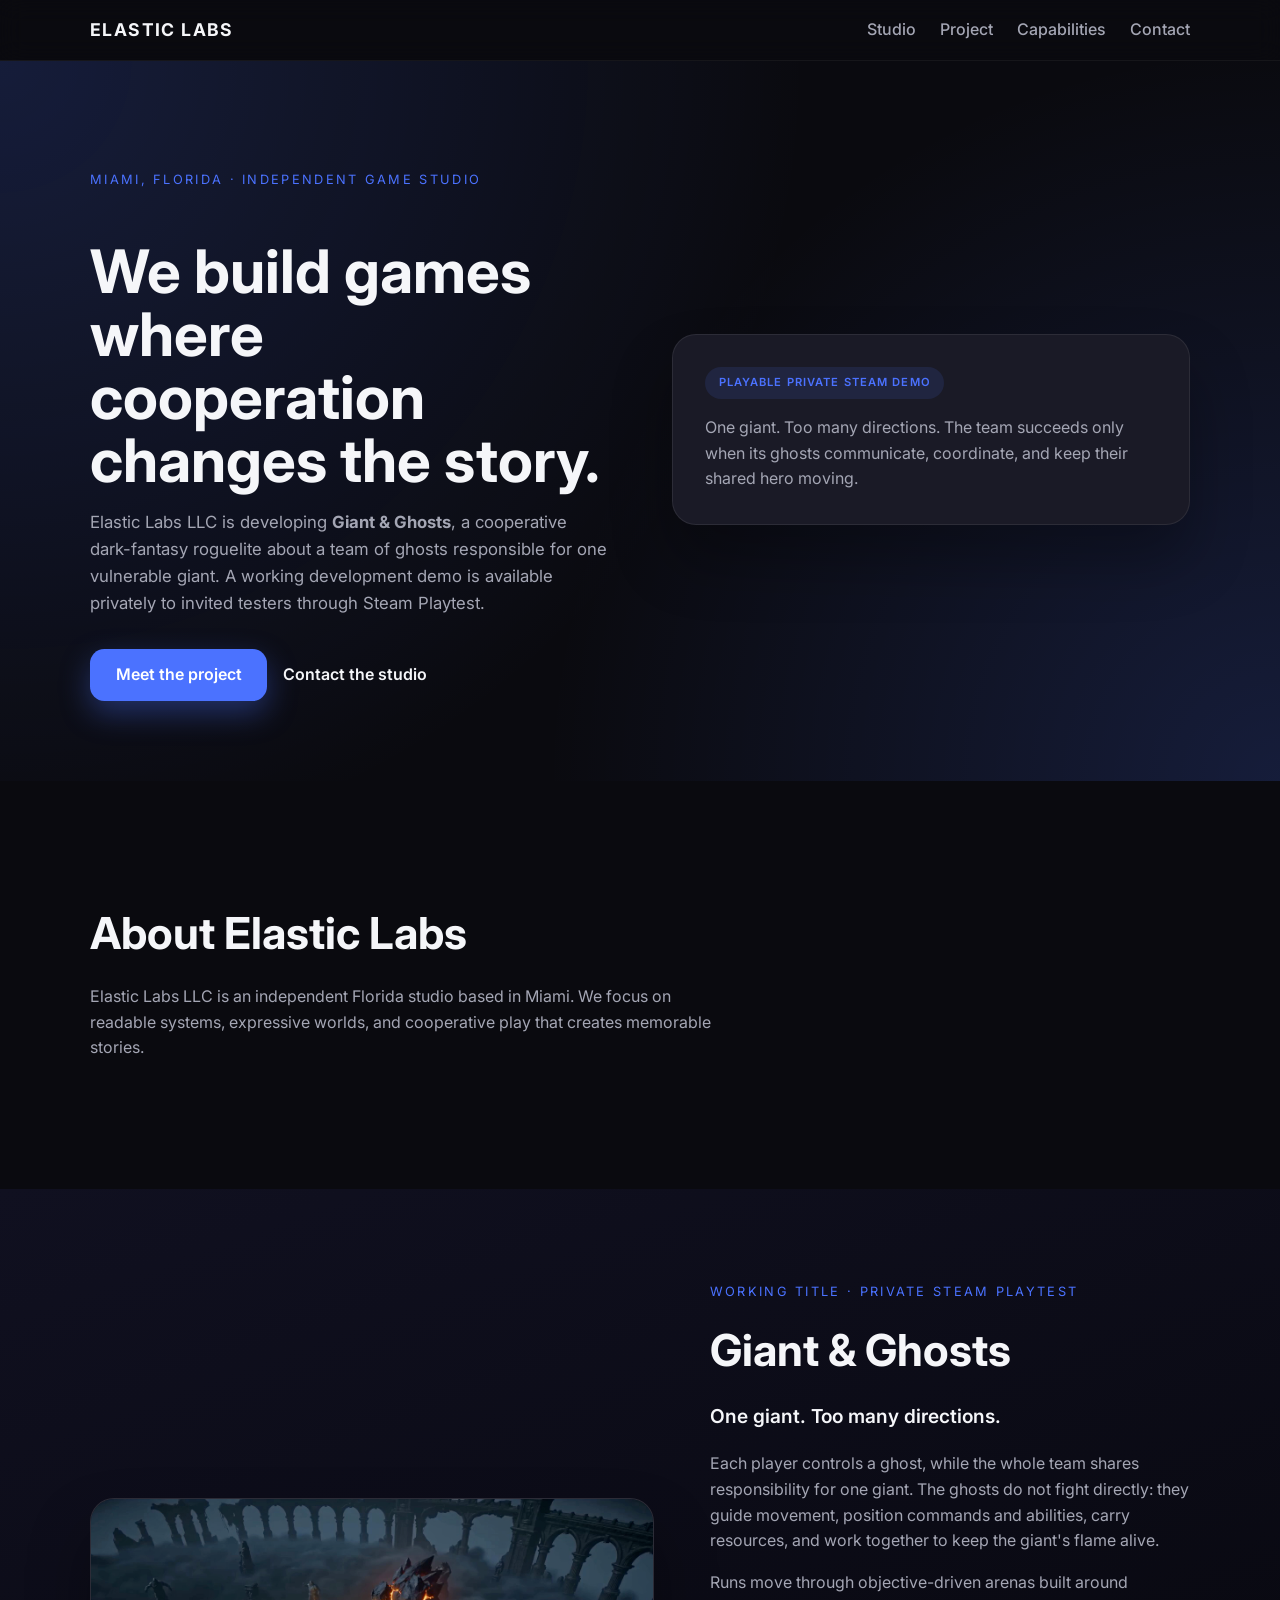
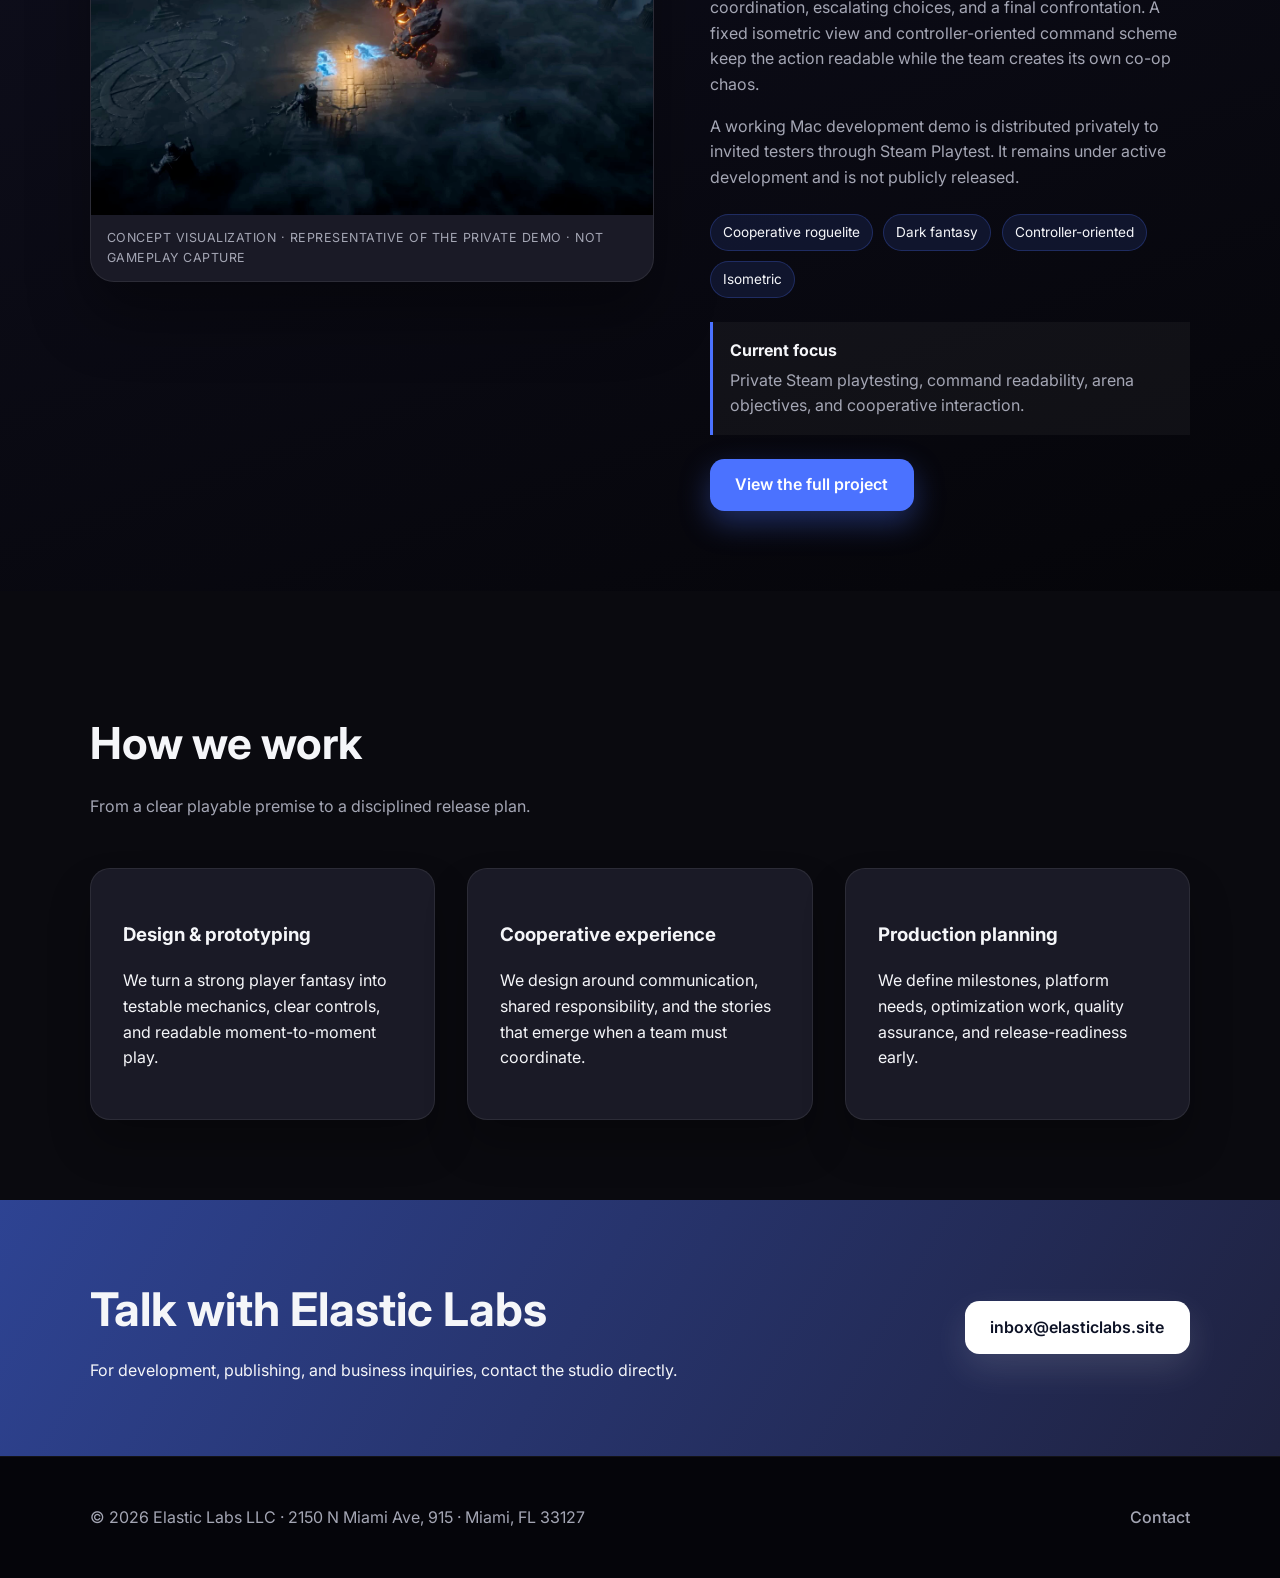
<file: index.html>
<!DOCTYPE html>
<html lang="en">
<head>
  <meta charset="UTF-8" />
  <meta name="viewport" content="width=device-width, initial-scale=1.0" />
  <title>Elastic Labs | Independent Game Studio</title>
  <meta name="description" content="Elastic Labs is a Florida-based independent game studio developing Giant &amp; Ghosts, a cooperative dark-fantasy roguelite with a working private Steam Playtest demo." />
  <link rel="preconnect" href="https://fonts.googleapis.com" />
  <link rel="preconnect" href="https://fonts.gstatic.com" crossorigin />
  <link href="https://fonts.googleapis.com/css2?family=Inter:wght@400;500;600;700&amp;display=swap" rel="stylesheet" />
  <link rel="stylesheet" href="styles.css" />
</head>
<body>
  <header class="site-header">
    <div class="container">
      <a class="logo" href="#top">Elastic Labs</a>
      <nav class="nav" aria-label="Main navigation">
        <button class="nav__toggle" type="button" aria-expanded="false" aria-controls="nav-menu">
          <span class="sr-only">Toggle navigation</span>
          <span class="nav__line"></span>
          <span class="nav__line"></span>
          <span class="nav__line"></span>
        </button>
        <ul class="nav__menu" id="nav-menu">
          <li><a href="#studio">Studio</a></li>
          <li><a href="/games/giant-and-ghosts/">Project</a></li>
          <li><a href="#capabilities">Capabilities</a></li>
          <li><a href="#contact">Contact</a></li>
        </ul>
      </nav>
    </div>
  </header>

  <main id="top">
    <section class="hero">
      <div class="container hero__content">
        <div class="hero__text">
          <p class="eyebrow">Miami, Florida · Independent game studio</p>
          <h1>We build games where cooperation changes the story.</h1>
          <p class="lead">
            Elastic Labs LLC is developing <strong>Giant &amp; Ghosts</strong>, a cooperative
            dark-fantasy roguelite about a team of ghosts responsible for one vulnerable giant.
            A working development demo is available privately to invited testers through Steam Playtest.
          </p>
          <div class="hero__actions">
            <a class="button" href="/games/giant-and-ghosts/">Meet the project</a>
            <a class="link" href="#contact">Contact the studio</a>
          </div>
        </div>
        <div class="hero__card" role="presentation">
          <div class="hero__badge">Playable private Steam demo</div>
          <p class="hero__quote">
            One giant. Too many directions. The team succeeds only when its ghosts communicate,
            coordinate, and keep their shared hero moving.
          </p>
        </div>
      </div>
    </section>

    <section class="section" id="studio">
      <div class="container">
        <h2>About Elastic Labs</h2>
        <p class="section__lead">
          Elastic Labs LLC is an independent Florida studio based in Miami. We focus on
          readable systems, expressive worlds, and cooperative play that creates memorable stories.
        </p>
      </div>
    </section>

    <section class="section section--dark" id="project">
      <div class="container project">
        <figure class="project__media">
          <img src="assets/giant-and-ghosts-concept.jpg" alt="Concept visualization of a stone giant and blue ghosts gathering around a lantern in a ruined arena" />
          <figcaption>Concept visualization · Representative of the private demo · Not gameplay capture</figcaption>
        </figure>
        <div class="project__copy">
          <p class="eyebrow">Working title · Private Steam Playtest</p>
          <h2>Giant &amp; Ghosts</h2>
          <p class="project__tagline">One giant. Too many directions.</p>
          <p>
            Each player controls a ghost, while the whole team shares responsibility for one giant.
            The ghosts do not fight directly: they guide movement, position commands and abilities,
            carry resources, and work together to keep the giant's flame alive.
          </p>
          <p>
            Runs move through objective-driven arenas built around coordination, escalating choices,
            and a final confrontation. A fixed isometric view and controller-oriented command scheme
            keep the action readable while the team creates its own co-op chaos.
          </p>
          <p>
            A working Mac development demo is distributed privately to invited testers through Steam
            Playtest. It remains under active development and is not publicly released.
          </p>
          <ul class="project__tags" role="list" aria-label="Project attributes">
            <li>Cooperative roguelite</li>
            <li>Dark fantasy</li>
            <li>Controller-oriented</li>
            <li>Isometric</li>
          </ul>
          <div class="project__status">
            <strong>Current focus</strong>
            <span>Private Steam playtesting, command readability, arena objectives, and cooperative interaction.</span>
          </div>
          <div class="project__actions">
            <a class="button" href="/games/giant-and-ghosts/">View the full project</a>
          </div>
        </div>
      </div>
    </section>

    <section class="section" id="capabilities">
      <div class="container">
        <h2>How we work</h2>
        <p class="section__lead">From a clear playable premise to a disciplined release plan.</p>
        <div class="grid">
          <article class="card">
            <h3>Design &amp; prototyping</h3>
            <p>We turn a strong player fantasy into testable mechanics, clear controls, and readable moment-to-moment play.</p>
          </article>
          <article class="card">
            <h3>Cooperative experience</h3>
            <p>We design around communication, shared responsibility, and the stories that emerge when a team must coordinate.</p>
          </article>
          <article class="card">
            <h3>Production planning</h3>
            <p>We define milestones, platform needs, optimization work, quality assurance, and release-readiness early.</p>
          </article>
        </div>
      </div>
    </section>

    <section class="cta" id="contact">
      <div class="container cta__content">
        <div>
          <h2>Talk with Elastic Labs</h2>
          <p>For development, publishing, and business inquiries, contact the studio directly.</p>
        </div>
        <div class="cta__actions">
          <a class="button button--light" href="mailto:inbox@elasticlabs.site">inbox@elasticlabs.site</a>
        </div>
      </div>
    </section>
  </main>

  <footer class="site-footer">
    <div class="container footer__content">
      <p>&copy; <span id="year"></span> Elastic Labs LLC · 2150 N Miami Ave, 915 · Miami, FL 33127</p>
      <div class="footer__links">
        <a href="mailto:inbox@elasticlabs.site">Contact</a>
      </div>
    </div>
  </footer>

  <script src="script.js"></script>
</body>
</html>
</file>
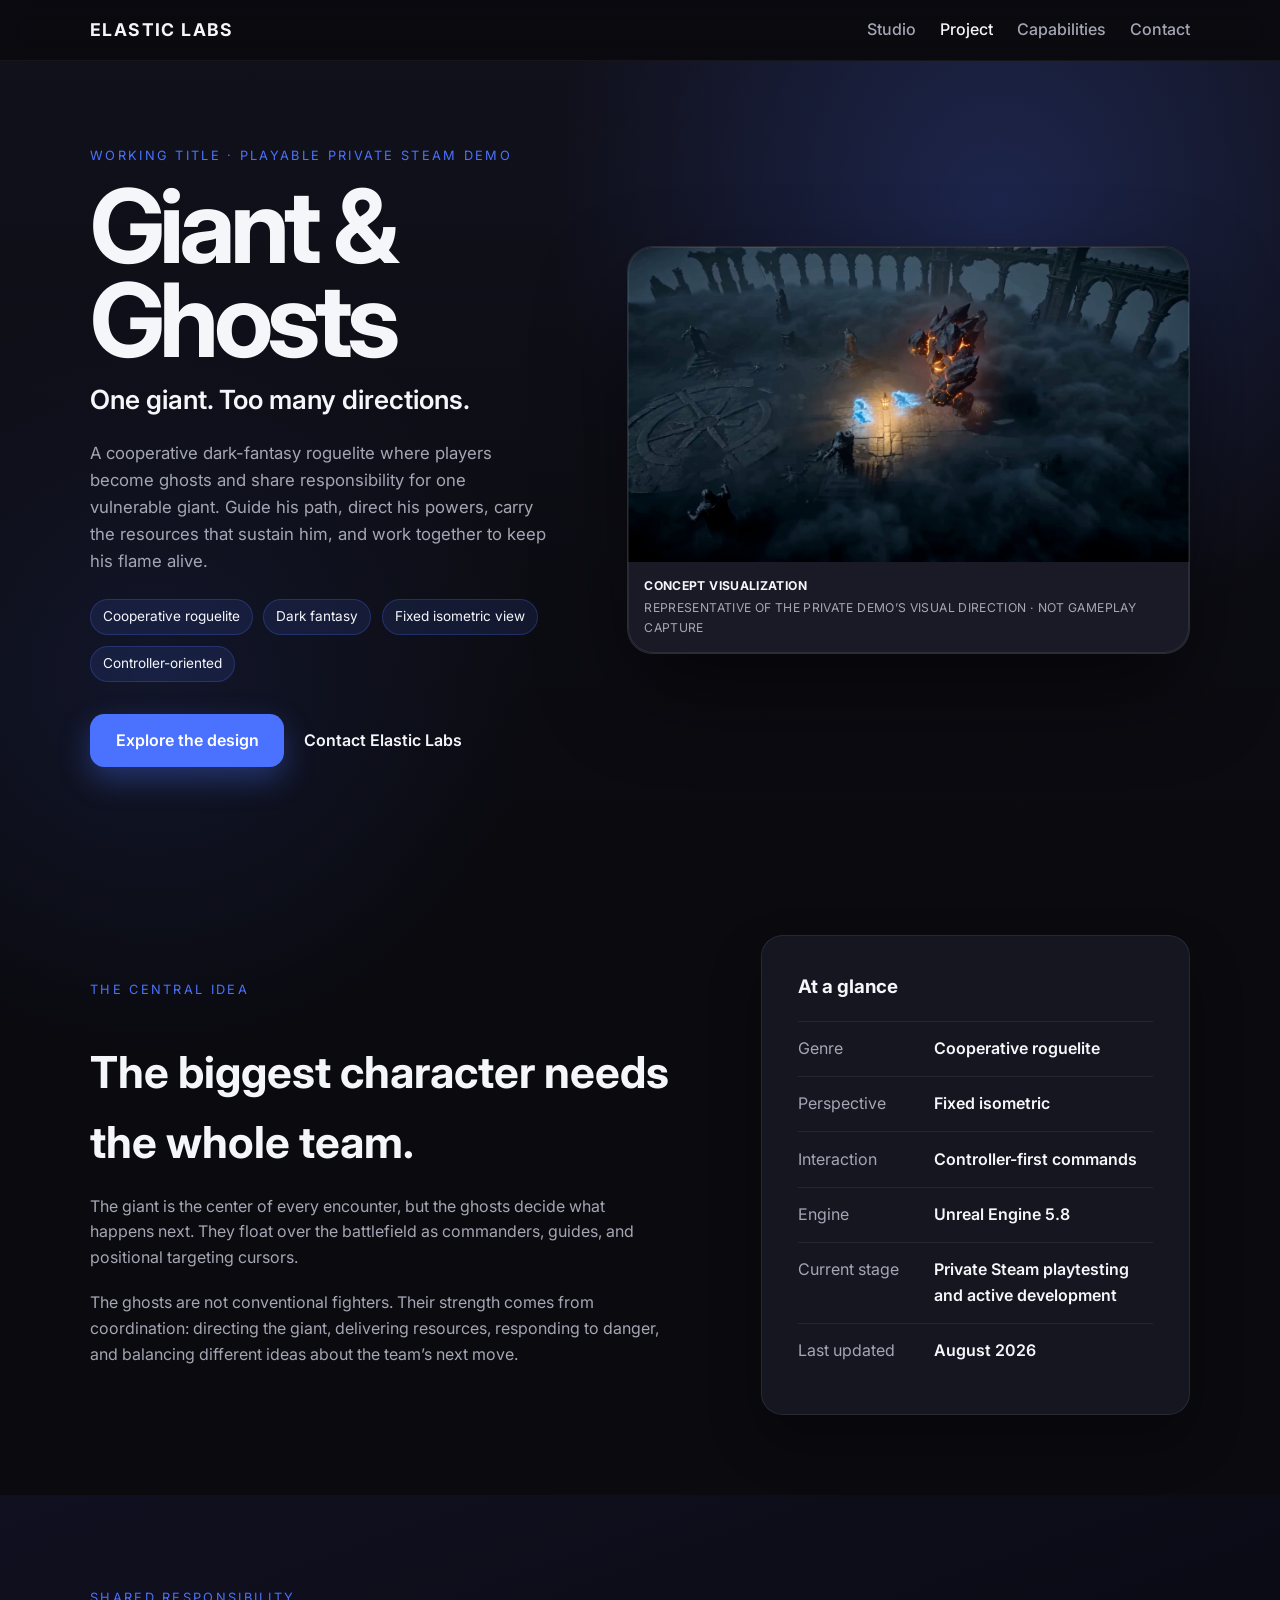
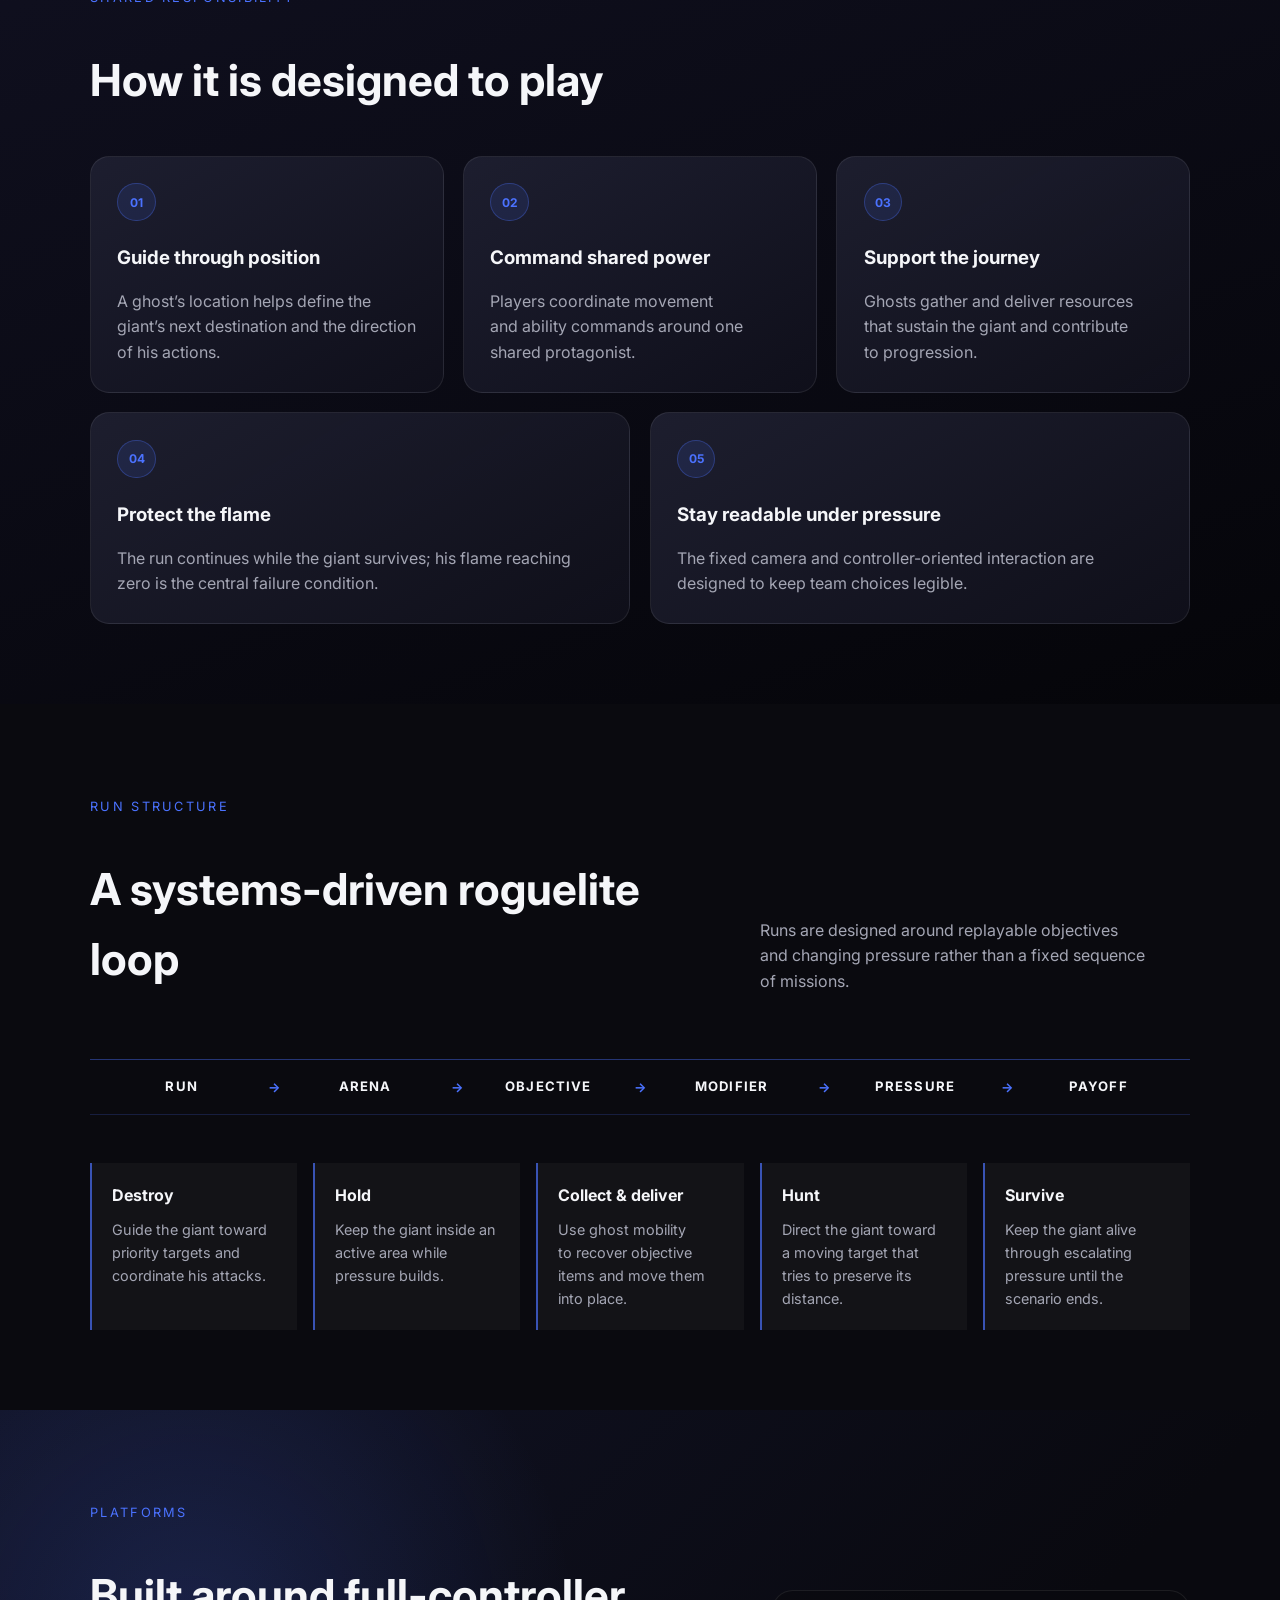
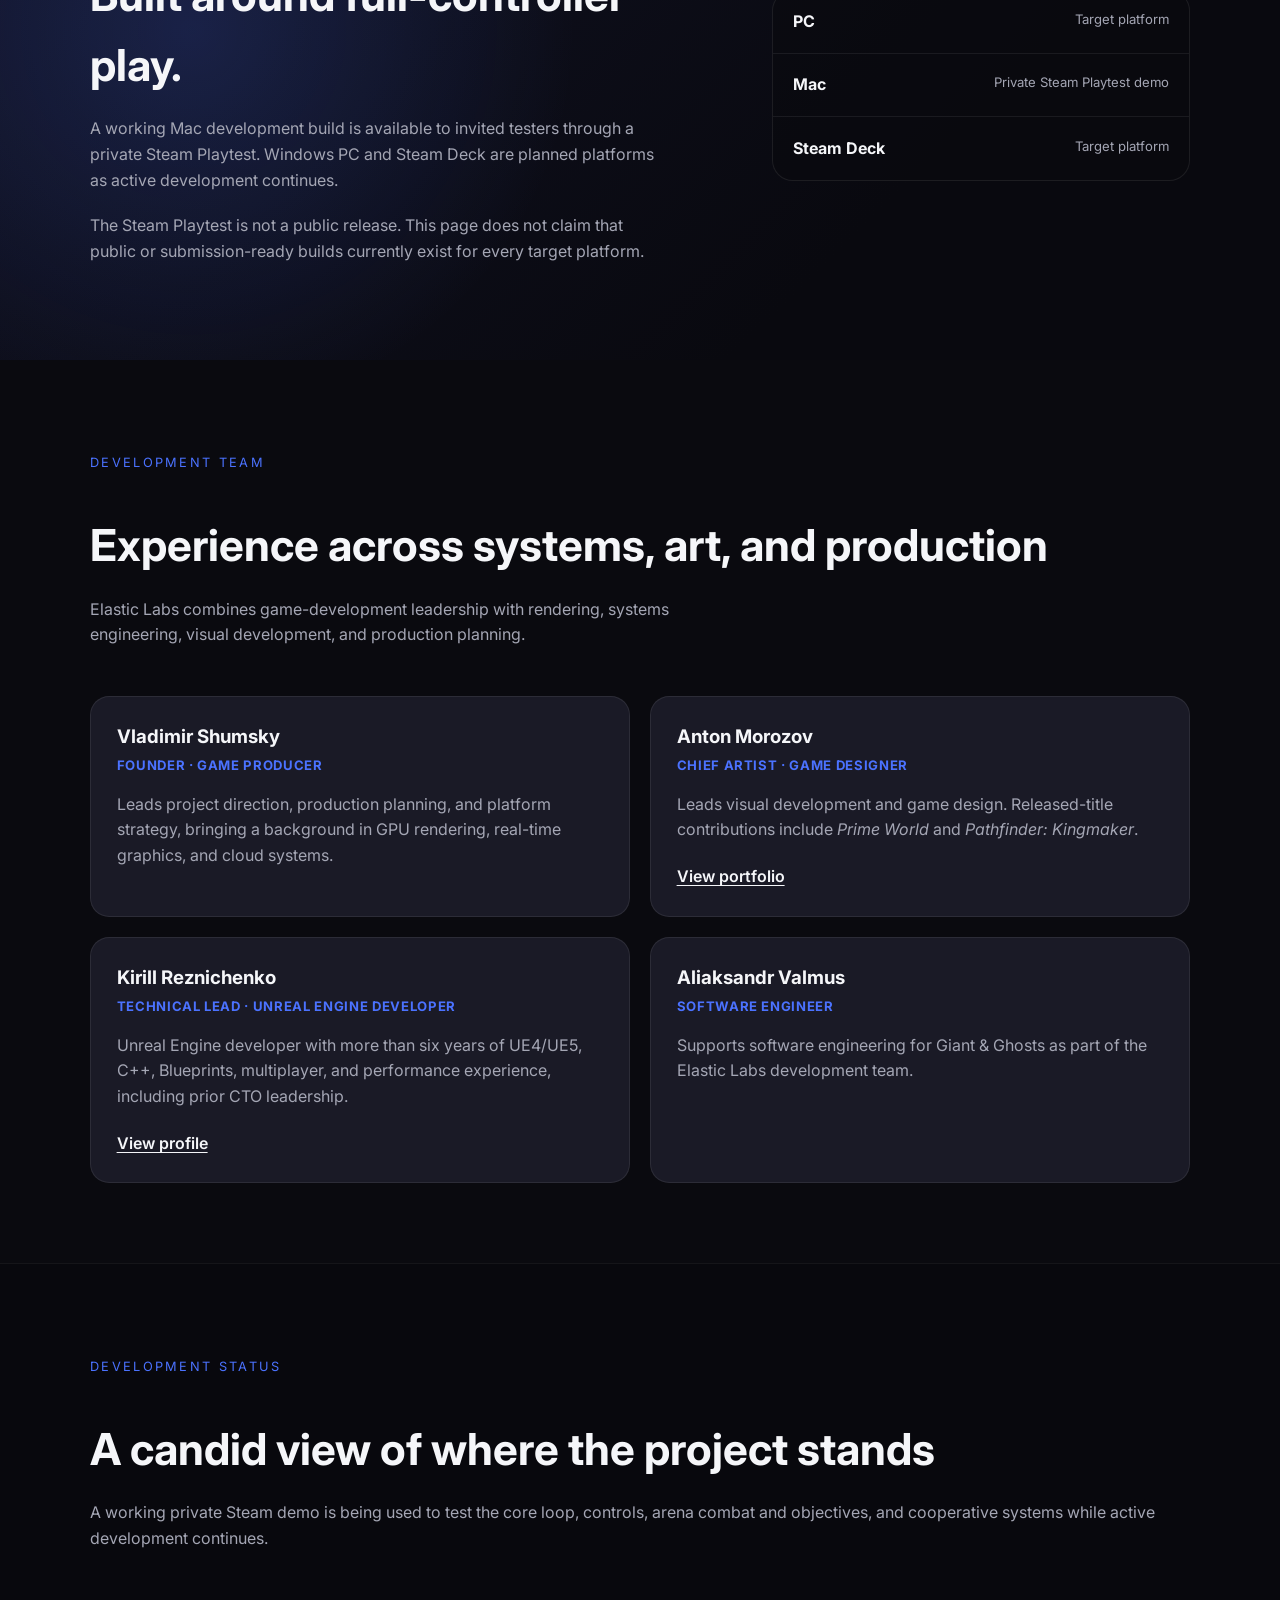
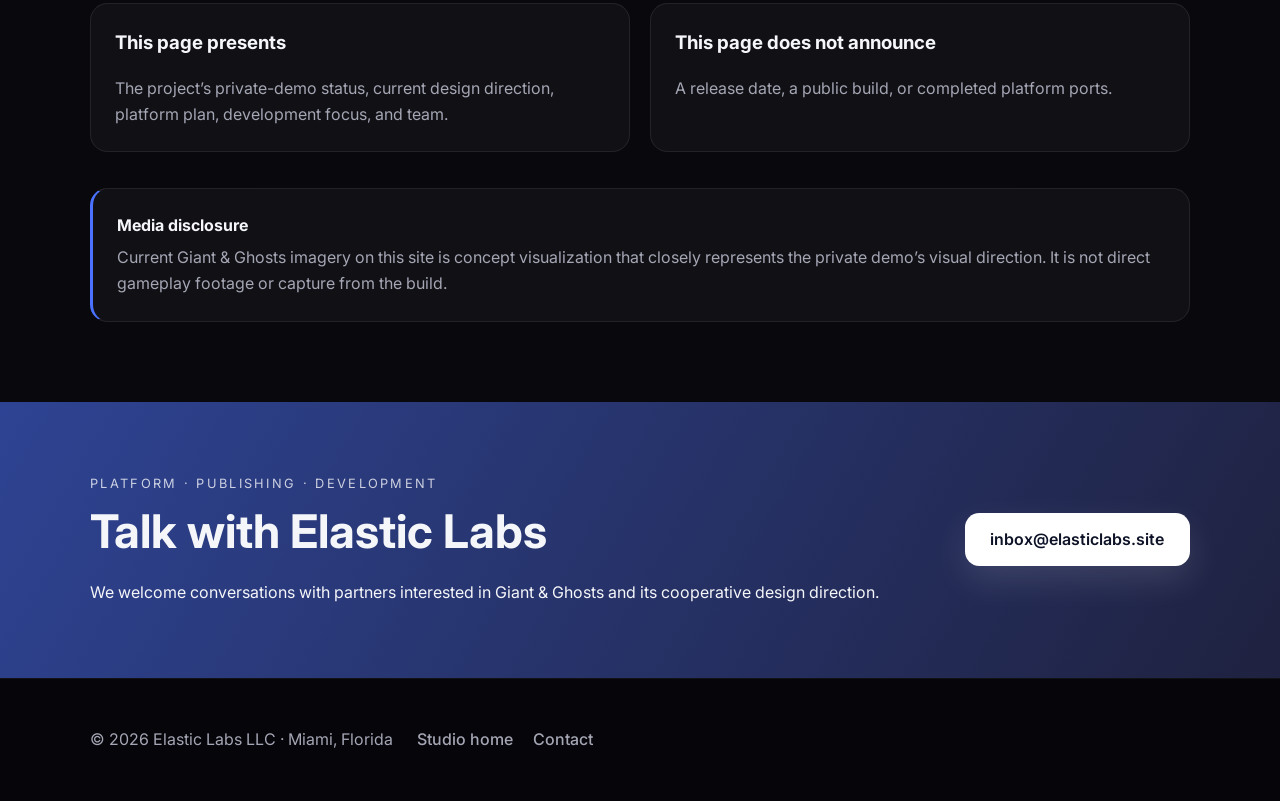
<file: games/giant-and-ghosts/index.html>
<!DOCTYPE html>
<html lang="en">
<head>
  <meta charset="UTF-8" />
  <meta name="viewport" content="width=device-width, initial-scale=1.0" />
  <title>Giant &amp; Ghosts — Cooperative Dark-Fantasy Roguelite | Elastic Labs</title>
  <meta name="description" content="Meet Giant &amp; Ghosts, a cooperative dark-fantasy roguelite with a working private Steam Playtest demo on Mac, with Windows PC and Steam Deck planned." />
  <meta name="theme-color" content="#0a0a0f" />
  <link rel="canonical" href="https://elasticlabs.site/games/giant-and-ghosts/" />
  <meta property="og:type" content="website" />
  <meta property="og:title" content="Giant &amp; Ghosts | Elastic Labs" />
  <meta property="og:description" content="A cooperative dark-fantasy roguelite with a working private demo available to invited testers through Steam Playtest." />
  <meta property="og:url" content="https://elasticlabs.site/games/giant-and-ghosts/" />
  <link rel="preconnect" href="https://fonts.googleapis.com" />
  <link rel="preconnect" href="https://fonts.gstatic.com" crossorigin />
  <link href="https://fonts.googleapis.com/css2?family=Inter:wght@400;500;600;700&amp;display=swap" rel="stylesheet" />
  <link rel="stylesheet" href="/styles.css" />
</head>
<body class="game-page">
  <a class="skip-link" href="#main-content">Skip to content</a>

  <header class="site-header">
    <div class="container">
      <a class="logo" href="/">Elastic Labs</a>
      <nav class="nav" aria-label="Main navigation">
        <button class="nav__toggle" type="button" aria-expanded="false" aria-controls="nav-menu">
          <span class="sr-only">Toggle navigation</span>
          <span class="nav__line"></span>
          <span class="nav__line"></span>
          <span class="nav__line"></span>
        </button>
        <ul class="nav__menu" id="nav-menu">
          <li><a href="/#studio">Studio</a></li>
          <li><a href="/games/giant-and-ghosts/" aria-current="page">Project</a></li>
          <li><a href="/#capabilities">Capabilities</a></li>
          <li><a href="#contact">Contact</a></li>
        </ul>
      </nav>
    </div>
  </header>

  <main id="main-content">
    <section class="game-hero">
      <div class="container game-hero__grid">
        <div class="game-hero__copy">
          <p class="eyebrow">Working title · Playable private Steam demo</p>
          <h1>Giant &amp; Ghosts</h1>
          <p class="game-hero__tagline">One giant. Too many directions.</p>
          <p class="lead">
            A cooperative dark-fantasy roguelite where players become ghosts and share
            responsibility for one vulnerable giant. Guide his path, direct his powers,
            carry the resources that sustain him, and work together to keep his flame alive.
          </p>
          <ul class="project__tags" role="list" aria-label="Project attributes">
            <li>Cooperative roguelite</li>
            <li>Dark fantasy</li>
            <li>Fixed isometric view</li>
            <li>Controller-oriented</li>
          </ul>
          <div class="game-hero__actions">
            <a class="button" href="#design">Explore the design</a>
            <a class="link" href="#contact">Contact Elastic Labs</a>
          </div>
        </div>

        <figure class="game-hero__media">
          <img src="/assets/giant-and-ghosts-concept.jpg" alt="Concept visualization of a stone giant and blue ghosts gathering around a lantern in a ruined arena" />
          <figcaption>
            <strong>Concept visualization</strong>
            <span>Representative of the private demo’s visual direction · Not gameplay capture</span>
          </figcaption>
        </figure>
      </div>
    </section>

    <section class="section" id="design">
      <div class="container content-split">
        <div>
          <p class="eyebrow">The central idea</p>
          <h2>The biggest character needs the whole team.</h2>
          <p class="section__lead section__lead--wide">
            The giant is the center of every encounter, but the ghosts decide what happens next.
            They float over the battlefield as commanders, guides, and positional targeting cursors.
          </p>
          <p class="body-muted">
            The ghosts are not conventional fighters. Their strength comes from coordination:
            directing the giant, delivering resources, responding to danger, and balancing
            different ideas about the team’s next move.
          </p>
        </div>
        <aside class="fact-panel" aria-label="Project facts">
          <h3>At a glance</h3>
          <dl class="fact-list">
            <div><dt>Genre</dt><dd>Cooperative roguelite</dd></div>
            <div><dt>Perspective</dt><dd>Fixed isometric</dd></div>
            <div><dt>Interaction</dt><dd>Controller-first commands</dd></div>
            <div><dt>Engine</dt><dd>Unreal Engine 5.8</dd></div>
            <div><dt>Current stage</dt><dd>Private Steam playtesting and active development</dd></div>
            <div><dt>Last updated</dt><dd><time datetime="2026-08-09">August 2026</time></dd></div>
          </dl>
        </aside>
      </div>
    </section>

    <section class="section section--dark" aria-labelledby="play-heading">
      <div class="container">
        <p class="eyebrow">Shared responsibility</p>
        <h2 id="play-heading">How it is designed to play</h2>
        <div class="feature-grid">
          <article class="feature-card">
            <span class="feature-card__number">01</span>
            <h3>Guide through position</h3>
            <p>A ghost’s location helps define the giant’s next destination and the direction of his actions.</p>
          </article>
          <article class="feature-card">
            <span class="feature-card__number">02</span>
            <h3>Command shared power</h3>
            <p>Players coordinate movement and ability commands around one shared protagonist.</p>
          </article>
          <article class="feature-card">
            <span class="feature-card__number">03</span>
            <h3>Support the journey</h3>
            <p>Ghosts gather and deliver resources that sustain the giant and contribute to progression.</p>
          </article>
          <article class="feature-card">
            <span class="feature-card__number">04</span>
            <h3>Protect the flame</h3>
            <p>The run continues while the giant survives; his flame reaching zero is the central failure condition.</p>
          </article>
          <article class="feature-card">
            <span class="feature-card__number">05</span>
            <h3>Stay readable under pressure</h3>
            <p>The fixed camera and controller-oriented interaction are designed to keep team choices legible.</p>
          </article>
        </div>
      </div>
    </section>

    <section class="section" aria-labelledby="loop-heading">
      <div class="container">
        <div class="section-heading-row">
          <div>
            <p class="eyebrow">Run structure</p>
            <h2 id="loop-heading">A systems-driven roguelite loop</h2>
          </div>
          <p class="body-muted section-heading-row__copy">
            Runs are designed around replayable objectives and changing pressure rather than a
            fixed sequence of missions.
          </p>
        </div>

        <ol class="loop-strip" role="list" aria-label="Designed run structure">
          <li>Run</li>
          <li>Arena</li>
          <li>Objective</li>
          <li>Modifier</li>
          <li>Pressure</li>
          <li>Payoff</li>
        </ol>

        <div class="objective-grid">
          <article><h3>Destroy</h3><p>Guide the giant toward priority targets and coordinate his attacks.</p></article>
          <article><h3>Hold</h3><p>Keep the giant inside an active area while pressure builds.</p></article>
          <article><h3>Collect &amp; deliver</h3><p>Use ghost mobility to recover objective items and move them into place.</p></article>
          <article><h3>Hunt</h3><p>Direct the giant toward a moving target that tries to preserve its distance.</p></article>
          <article><h3>Survive</h3><p>Keep the giant alive through escalating pressure until the scenario ends.</p></article>
        </div>
      </div>
    </section>

    <section class="section section--platform" aria-labelledby="platform-heading">
      <div class="container platform-layout">
        <div>
          <p class="eyebrow">Platforms</p>
          <h2 id="platform-heading">Built around full-controller play.</h2>
          <p class="section__lead section__lead--wide">
            A working Mac development build is available to invited testers through a private Steam
            Playtest. Windows PC and Steam Deck are planned platforms as active development continues.
          </p>
          <p class="body-muted">
            The Steam Playtest is not a public release. This page does not claim that public or
            submission-ready builds currently exist for every target platform.
          </p>
        </div>
        <div class="platform-list" role="list" aria-label="Target platforms">
          <div role="listitem"><strong>PC</strong><span>Target platform</span></div>
          <div role="listitem"><strong>Mac</strong><span>Private Steam Playtest demo</span></div>
          <div role="listitem"><strong>Steam Deck</strong><span>Target platform</span></div>
        </div>
      </div>
    </section>

    <section class="section" id="team" aria-labelledby="team-heading">
      <div class="container">
        <p class="eyebrow">Development team</p>
        <h2 id="team-heading">Experience across systems, art, and production</h2>
        <p class="section__lead">
          Elastic Labs combines game-development leadership with rendering, systems engineering,
          visual development, and production planning.
        </p>
        <div class="team-grid">
          <article class="team-card">
            <h3>Vladimir Shumsky</h3>
            <p class="team-card__role">Founder · Game Producer</p>
            <p>Leads project direction, production planning, and platform strategy, bringing a background in GPU rendering, real-time graphics, and cloud systems.</p>
          </article>
          <article class="team-card">
            <h3>Anton Morozov</h3>
            <p class="team-card__role">Chief Artist · Game Designer</p>
            <p>Leads visual development and game design. Released-title contributions include <em>Prime World</em> and <em>Pathfinder: Kingmaker</em>.</p>
            <a class="team-card__link" href="https://ironlupus.artstation.com/" rel="noopener noreferrer">View portfolio</a>
          </article>
          <article class="team-card">
            <h3>Kirill Reznichenko</h3>
            <p class="team-card__role">Technical Lead · Unreal Engine Developer</p>
            <p>Unreal Engine developer with more than six years of UE4/UE5, C++, Blueprints, multiplayer, and performance experience, including prior CTO leadership.</p>
            <a class="team-card__link" href="https://www.linkedin.com/in/vahatech/" rel="noopener noreferrer">View profile</a>
          </article>
          <article class="team-card">
            <h3>Aliaksandr Valmus</h3>
            <p class="team-card__role">Software Engineer</p>
            <p>Supports software engineering for Giant &amp; Ghosts as part of the Elastic Labs development team.</p>
          </article>
        </div>
      </div>
    </section>

    <section class="section section--status" aria-labelledby="status-heading">
      <div class="container status-layout">
        <div>
          <p class="eyebrow">Development status</p>
          <h2 id="status-heading">A candid view of where the project stands</h2>
          <p class="body-muted">
            A working private Steam demo is being used to test the core loop, controls, arena combat
            and objectives, and cooperative systems while active development continues.
          </p>
        </div>
        <div class="status-grid">
          <article>
            <h3>This page presents</h3>
            <p>The project’s private-demo status, current design direction, platform plan, development focus, and team.</p>
          </article>
          <article>
            <h3>This page does not announce</h3>
            <p>A release date, a public build, or completed platform ports.</p>
          </article>
        </div>
        <div class="media-disclosure">
          <strong>Media disclosure</strong>
          <p>Current Giant &amp; Ghosts imagery on this site is concept visualization that closely represents the private demo’s visual direction. It is not direct gameplay footage or capture from the build.</p>
        </div>
      </div>
    </section>

    <section class="cta" id="contact">
      <div class="container cta__content">
        <div>
          <p class="eyebrow eyebrow--light">Platform · Publishing · Development</p>
          <h2>Talk with Elastic Labs</h2>
          <p>We welcome conversations with partners interested in Giant &amp; Ghosts and its cooperative design direction.</p>
        </div>
        <div class="cta__actions">
          <a class="button button--light" href="mailto:inbox@elasticlabs.site">inbox@elasticlabs.site</a>
        </div>
      </div>
    </section>
  </main>

  <footer class="site-footer">
    <div class="container footer__content footer__content--project">
      <p>&copy; <span id="year"></span> Elastic Labs LLC · Miami, Florida</p>
      <div class="footer__links">
        <a href="/">Studio home</a>
        <a href="mailto:inbox@elasticlabs.site">Contact</a>
      </div>
    </div>
  </footer>

  <script src="/script.js"></script>
</body>
</html>
</file>
<file: styles.css>
:root {
  --color-background: #0a0a0f;
  --color-surface: #12121a;
  --color-accent: #4b72ff;
  --color-accent-soft: rgba(75, 114, 255, 0.12);
  --color-text: #f5f6f9;
  --color-muted: #a4a6b4;
  --color-card: #1a1a26;
  --color-card-border: rgba(255, 255, 255, 0.08);
  --font-family: 'Inter', system-ui, -apple-system, BlinkMacSystemFont, 'Segoe UI', sans-serif;
  --max-width: 1100px;
  --transition: all 0.2s ease-in-out;
}

* {
  box-sizing: border-box;
}

body {
  margin: 0;
  font-family: var(--font-family);
  background: var(--color-background);
  color: var(--color-text);
  line-height: 1.6;
  -webkit-font-smoothing: antialiased;
  text-rendering: optimizeLegibility;
}

a {
  color: inherit;
}

.skip-link {
  position: fixed;
  top: 0.75rem;
  left: 0.75rem;
  z-index: 1100;
  padding: 0.7rem 1rem;
  border-radius: 0.65rem;
  background: #fff;
  color: #0a0a0f;
  font-weight: 700;
  text-decoration: none;
  transform: translateY(-160%);
  transition: transform 0.2s ease;
}

.skip-link:focus {
  transform: translateY(0);
}

img {
  max-width: 100%;
  display: block;
}

[id] {
  scroll-margin-top: 6rem;
}

.container {
  width: min(92%, var(--max-width));
  margin: 0 auto;
}

.site-header {
  position: sticky;
  top: 0;
  z-index: 999;
  background: rgba(10, 10, 15, 0.8);
  backdrop-filter: blur(12px);
  border-bottom: 1px solid rgba(255, 255, 255, 0.05);
}

.site-header .container {
  display: flex;
  justify-content: space-between;
  align-items: center;
  padding: 1rem 0;
}

.logo {
  font-weight: 700;
  font-size: 1.1rem;
  letter-spacing: 0.08em;
  text-transform: uppercase;
  text-decoration: none;
}

.nav {
  position: relative;
}

.nav__toggle {
  display: none;
  flex-direction: column;
  justify-content: center;
  gap: 0.3rem;
  width: 2.75rem;
  height: 2.75rem;
  border-radius: 0.75rem;
  border: 1px solid rgba(255, 255, 255, 0.1);
  background: rgba(26, 26, 38, 0.9);
  cursor: pointer;
  transition: var(--transition);
}

.nav__toggle:hover {
  background: rgba(26, 26, 38, 1);
}

.nav__line {
  width: 1.5rem;
  height: 2px;
  background: var(--color-text);
  margin: 0 auto;
  display: block;
}

.nav__menu {
  display: flex;
  gap: 1.5rem;
  list-style: none;
  margin: 0;
  padding: 0;
}

.nav__menu a {
  text-decoration: none;
  color: var(--color-muted);
  font-weight: 500;
  transition: var(--transition);
}

.nav__menu a:hover,
.nav__menu a:focus {
  color: var(--color-text);
}

.hero {
  padding: 6rem 0 5rem;
  background: radial-gradient(circle at top left, rgba(75, 114, 255, 0.18), transparent 55%),
    radial-gradient(circle at bottom right, rgba(75, 114, 255, 0.18), transparent 50%);
}

.hero__content {
  display: grid;
  grid-template-columns: repeat(2, minmax(0, 1fr));
  gap: 4rem;
  align-items: center;
}

.hero__text h1 {
  font-size: clamp(2.5rem, 5vw, 3.75rem);
  line-height: 1.05;
  margin-bottom: 1rem;
}

.eyebrow {
  letter-spacing: 0.18em;
  text-transform: uppercase;
  font-size: 0.8rem;
  color: var(--color-accent);
}

.lead {
  color: var(--color-muted);
  font-size: 1.05rem;
}

.hero__actions {
  display: flex;
  gap: 1rem;
  margin-top: 2rem;
  align-items: center;
}

.button {
  display: inline-flex;
  align-items: center;
  justify-content: center;
  padding: 0.85rem 1.6rem;
  border-radius: 0.9rem;
  background: var(--color-accent);
  color: #fff;
  text-decoration: none;
  font-weight: 600;
  transition: var(--transition);
  box-shadow: 0 12px 30px rgba(75, 114, 255, 0.35);
}

.button:hover,
.button:focus {
  transform: translateY(-1px);
  box-shadow: 0 16px 32px rgba(75, 114, 255, 0.45);
}

.button--light {
  background: #fff;
  color: #0d1226;
  box-shadow: 0 14px 35px rgba(255, 255, 255, 0.12);
}

.link {
  color: var(--color-text);
  text-decoration: none;
  font-weight: 600;
  position: relative;
}

.link::after {
  content: '';
  position: absolute;
  bottom: -0.25rem;
  left: 0;
  width: 100%;
  height: 2px;
  background: var(--color-accent);
  transform: scaleX(0);
  transform-origin: left;
  transition: transform 0.2s ease;
}

.link:hover::after,
.link:focus::after {
  transform: scaleX(1);
}

.hero__card {
  background: var(--color-card);
  border: 1px solid var(--color-card-border);
  padding: 2rem;
  border-radius: 1.5rem;
  box-shadow: 0 35px 60px rgba(0, 0, 0, 0.3);
}

.hero__badge {
  display: inline-block;
  background: var(--color-accent-soft);
  color: var(--color-accent);
  font-weight: 600;
  padding: 0.45rem 0.85rem;
  border-radius: 999px;
  margin-bottom: 1rem;
  text-transform: uppercase;
  font-size: 0.7rem;
  letter-spacing: 0.1em;
}

.hero__quote {
  color: var(--color-muted);
  margin: 0;
  font-size: 1rem;
}

.section {
  padding: 5rem 0;
}

.section--dark {
  background: linear-gradient(160deg, #101020 0%, #050509 100%);
}

.project {
  display: grid;
  grid-template-columns: minmax(0, 1.08fr) minmax(0, 0.92fr);
  gap: 3.5rem;
  align-items: center;
}

.project__media {
  margin: 0;
  overflow: hidden;
  border-radius: 1.5rem;
  border: 1px solid var(--color-card-border);
  background: var(--color-card);
  box-shadow: 0 35px 60px rgba(0, 0, 0, 0.35);
}

.project__media img {
  width: 100%;
  aspect-ratio: 16 / 9;
  object-fit: cover;
}

.project__media figcaption {
  padding: 0.8rem 1rem;
  color: var(--color-muted);
  font-size: 0.78rem;
  letter-spacing: 0.04em;
  text-transform: uppercase;
}

.project__copy h2 {
  margin-top: 0.25rem;
  margin-bottom: 0.4rem;
}

.project__copy > p:not(.eyebrow):not(.project__tagline) {
  color: var(--color-muted);
}

.project__tagline {
  margin-top: 0;
  font-size: 1.2rem;
  font-weight: 600;
}

.project__tags {
  display: flex;
  flex-wrap: wrap;
  gap: 0.65rem;
  list-style: none;
  padding: 0;
  margin: 1.5rem 0;
}

.project__tags li {
  padding: 0.4rem 0.75rem;
  border-radius: 999px;
  color: var(--color-text);
  background: var(--color-accent-soft);
  border: 1px solid rgba(75, 114, 255, 0.25);
  font-size: 0.85rem;
}

.project__status {
  display: grid;
  gap: 0.25rem;
  padding: 1rem 1.1rem;
  border-left: 3px solid var(--color-accent);
  background: rgba(255, 255, 255, 0.04);
}

.project__status span {
  color: var(--color-muted);
}

.project__actions {
  margin-top: 1.5rem;
}

.section h2 {
  font-size: clamp(2rem, 4vw, 2.75rem);
  margin-bottom: 1rem;
}

.section__lead {
  color: var(--color-muted);
  margin-bottom: 3rem;
  max-width: 640px;
}

.grid {
  display: grid;
  gap: 2rem;
  grid-template-columns: repeat(auto-fit, minmax(240px, 1fr));
}

.card {
  background: var(--color-card);
  padding: 2rem;
  border-radius: 1.25rem;
  border: 1px solid var(--color-card-border);
  box-shadow: 0 25px 40px rgba(0, 0, 0, 0.25);
}

.card ul {
  color: var(--color-muted);
  padding-left: 1.1rem;
}

.card li + li {
  margin-top: 0.4rem;
}

.steps {
  display: grid;
  gap: 1.75rem;
  grid-template-columns: repeat(auto-fit, minmax(220px, 1fr));
}

.step {
  display: flex;
  gap: 1.25rem;
  align-items: flex-start;
}

.step__number {
  font-size: 1.2rem;
  font-weight: 700;
  color: var(--color-accent);
  background: rgba(75, 114, 255, 0.12);
  border-radius: 999px;
  width: 2.75rem;
  height: 2.75rem;
  display: grid;
  place-items: center;
}

.highlights {
  display: grid;
  gap: 1.5rem;
  grid-template-columns: repeat(auto-fit, minmax(220px, 1fr));
}

.highlights article {
  padding: 1.5rem;
  border-radius: 1.1rem;
  background: rgba(255, 255, 255, 0.04);
  border: 1px solid rgba(255, 255, 255, 0.06);
}

.highlights h3 {
  margin-top: 0;
}

.highlights p {
  color: var(--color-muted);
}

.cta {
  padding: 4.5rem 0;
  background: linear-gradient(120deg, rgba(75, 114, 255, 0.55), rgba(32, 35, 66, 0.95));
}

.cta__content {
  display: flex;
  justify-content: space-between;
  gap: 2rem;
  align-items: center;
  flex-wrap: wrap;
}

.cta__content h2 {
  margin-top: 0;
  margin-bottom: 0.75rem;
  font-size: clamp(2.1rem, 4vw, 2.9rem);
}

.cta__content p {
  margin: 0;
}

.cta__actions {
  display: flex;
  flex-direction: column;
  gap: 1rem;
  align-items: flex-start;
}

.cta__note {
  max-width: 260px;
  color: rgba(13, 18, 38, 0.85);
}

.site-footer {
  padding: 2rem 0;
  background: #05050a;
  border-top: 1px solid rgba(255, 255, 255, 0.05);
}

.footer__content {
  display: flex;
  justify-content: space-between;
  flex-wrap: wrap;
  gap: 1.5rem;
  align-items: center;
  color: var(--color-muted);
}

.footer__links {
  display: flex;
  gap: 1.25rem;
}

.footer__links a {
  text-decoration: none;
  color: var(--color-muted);
  font-weight: 500;
  transition: var(--transition);
}

.footer__links a:hover,
.footer__links a:focus {
  color: var(--color-text);
}

.sr-only {
  border: 0;
  clip: rect(0, 0, 0, 0);
  height: 1px;
  margin: -1px;
  overflow: hidden;
  padding: 0;
  position: absolute;
  width: 1px;
}

/* Giant & Ghosts project page */
.game-page {
  background:
    radial-gradient(circle at 12% 12%, rgba(75, 114, 255, 0.12), transparent 24rem),
    var(--color-background);
}

.game-page h1,
.game-page h2,
.game-page h3,
.game-page p {
  text-wrap: pretty;
}

.nav__menu a[aria-current='page'] {
  color: var(--color-text);
}

.game-hero {
  padding: 4.5rem 0 5.5rem;
  overflow: hidden;
  background:
    radial-gradient(circle at 78% 18%, rgba(75, 114, 255, 0.22), transparent 28rem),
    linear-gradient(180deg, rgba(18, 18, 30, 0.85), rgba(10, 10, 15, 0));
}

.game-hero__grid {
  display: grid;
  grid-template-columns: minmax(0, 0.9fr) minmax(0, 1.1fr);
  gap: clamp(2.5rem, 6vw, 5.5rem);
  align-items: center;
}

.game-hero__copy h1 {
  max-width: 10ch;
  margin: 0.35rem 0 0.65rem;
  font-size: clamp(3.25rem, 8vw, 6.4rem);
  line-height: 0.92;
  letter-spacing: -0.055em;
}

.game-hero__tagline {
  margin: 0 0 1.25rem;
  color: var(--color-text);
  font-size: clamp(1.25rem, 2.5vw, 1.65rem);
  font-weight: 600;
}

.game-hero__actions {
  display: flex;
  gap: 1.25rem;
  align-items: center;
  flex-wrap: wrap;
  margin-top: 2rem;
}

.game-hero__media {
  position: relative;
  margin: 0;
  overflow: hidden;
  border: 1px solid var(--color-card-border);
  border-radius: 1.6rem;
  background: var(--color-card);
  box-shadow: 0 38px 90px rgba(0, 0, 0, 0.48);
}

.game-hero__media::after {
  position: absolute;
  inset: 0;
  border: 1px solid rgba(255, 255, 255, 0.08);
  border-radius: inherit;
  content: '';
  pointer-events: none;
}

.game-hero__media img {
  width: 100%;
  aspect-ratio: 16 / 9;
  object-fit: cover;
}

.game-hero__media figcaption {
  display: grid;
  gap: 0.18rem;
  padding: 0.85rem 1rem 1rem;
  color: var(--color-muted);
  font-size: 0.76rem;
  letter-spacing: 0.03em;
  text-transform: uppercase;
}

.game-hero__media figcaption strong {
  color: var(--color-text);
}

.section__lead--wide {
  max-width: 760px;
  margin-bottom: 1.25rem;
}

.body-muted {
  color: var(--color-muted);
}

.content-split {
  display: grid;
  grid-template-columns: minmax(0, 1.15fr) minmax(280px, 0.85fr);
  gap: clamp(3rem, 7vw, 6rem);
  align-items: center;
}

.content-split--top {
  align-items: start;
}

.fact-panel,
.evaluation-card {
  padding: clamp(1.5rem, 4vw, 2.25rem);
  border: 1px solid var(--color-card-border);
  border-radius: 1.35rem;
  background: rgba(26, 26, 38, 0.84);
  box-shadow: 0 26px 54px rgba(0, 0, 0, 0.24);
}

.fact-panel h3,
.evaluation-card h3 {
  margin-top: 0;
}

.fact-list {
  margin: 0;
}

.fact-list > div {
  display: grid;
  grid-template-columns: minmax(7rem, 0.55fr) minmax(0, 1fr);
  gap: 1rem;
  padding: 0.9rem 0;
  border-top: 1px solid rgba(255, 255, 255, 0.07);
}

.fact-list dt {
  color: var(--color-muted);
}

.fact-list dd {
  margin: 0;
  font-weight: 600;
}

.feature-grid {
  display: grid;
  grid-template-columns: repeat(12, 1fr);
  gap: 1.2rem;
  margin-top: 2.5rem;
}

.feature-card {
  grid-column: span 4;
  min-height: 14rem;
  padding: 1.65rem;
  border: 1px solid var(--color-card-border);
  border-radius: 1.2rem;
  background: linear-gradient(150deg, rgba(30, 31, 48, 0.96), rgba(16, 16, 27, 0.94));
}

.feature-card:nth-child(4),
.feature-card:nth-child(5) {
  grid-column: span 6;
  min-height: 12rem;
}

.feature-card__number {
  display: inline-grid;
  place-items: center;
  width: 2.4rem;
  height: 2.4rem;
  margin-bottom: 1.35rem;
  border: 1px solid rgba(75, 114, 255, 0.32);
  border-radius: 999px;
  background: var(--color-accent-soft);
  color: var(--color-accent);
  font-size: 0.75rem;
  font-weight: 700;
}

.feature-card h3 {
  margin: 0 0 0.65rem;
}

.feature-card p {
  margin-bottom: 0;
  color: var(--color-muted);
}

.section-heading-row {
  display: flex;
  justify-content: space-between;
  gap: 2rem;
  align-items: end;
}

.section-heading-row__copy {
  max-width: 430px;
}

.loop-strip {
  display: grid;
  grid-template-columns: repeat(6, 1fr);
  gap: 0;
  padding: 0;
  margin: 3rem 0;
  list-style: none;
  counter-reset: loop;
}

.loop-strip li {
  position: relative;
  padding: 1.05rem 0.75rem;
  border-top: 1px solid rgba(75, 114, 255, 0.42);
  border-bottom: 1px solid rgba(75, 114, 255, 0.2);
  color: var(--color-text);
  font-size: 0.82rem;
  font-weight: 700;
  letter-spacing: 0.09em;
  text-align: center;
  text-transform: uppercase;
}

.loop-strip li + li::before {
  position: absolute;
  top: 50%;
  left: -0.35rem;
  color: var(--color-accent);
  content: '→';
  transform: translateY(-50%);
}

.objective-grid {
  display: grid;
  grid-template-columns: repeat(5, minmax(0, 1fr));
  gap: 1rem;
}

.objective-grid article {
  padding: 1.25rem;
  border-left: 2px solid rgba(75, 114, 255, 0.68);
  background: rgba(255, 255, 255, 0.035);
}

.objective-grid h3 {
  margin: 0 0 0.55rem;
  font-size: 1rem;
}

.objective-grid p {
  margin: 0;
  color: var(--color-muted);
  font-size: 0.9rem;
}

.section--platform {
  background:
    radial-gradient(circle at 15% 40%, rgba(75, 114, 255, 0.18), transparent 24rem),
    linear-gradient(135deg, #111326, #09090f 70%);
}

.platform-layout {
  display: grid;
  grid-template-columns: minmax(0, 1fr) minmax(310px, 0.72fr);
  gap: clamp(3rem, 8vw, 7rem);
  align-items: center;
}

.platform-list {
  overflow: hidden;
  border: 1px solid var(--color-card-border);
  border-radius: 1.3rem;
  background: rgba(10, 10, 15, 0.62);
}

.platform-list > div {
  display: flex;
  justify-content: space-between;
  gap: 1rem;
  padding: 1.15rem 1.25rem;
  border-bottom: 1px solid rgba(255, 255, 255, 0.07);
}

.platform-list > div:last-child {
  border-bottom: 0;
}

.platform-list span {
  color: var(--color-muted);
  font-size: 0.82rem;
  text-align: right;
}

.check-list {
  display: grid;
  gap: 0.85rem;
  padding: 0;
  margin: 1.35rem 0 0;
  list-style: none;
}

.check-list li {
  position: relative;
  padding-left: 1.55rem;
  color: var(--color-muted);
}

.check-list li::before {
  position: absolute;
  top: 0.65em;
  left: 0;
  width: 0.55rem;
  height: 0.55rem;
  border-radius: 999px;
  background: var(--color-accent);
  box-shadow: 0 0 0 4px var(--color-accent-soft);
  content: '';
  transform: translateY(-50%);
}

.team-grid {
  display: grid;
  grid-template-columns: repeat(2, minmax(0, 1fr));
  gap: 1.25rem;
}

.team-card {
  padding: 1.6rem;
  border: 1px solid var(--color-card-border);
  border-radius: 1.2rem;
  background: var(--color-card);
}

.team-card h3 {
  margin: 0;
}

.team-card__role {
  margin: 0.15rem 0 0.9rem;
  color: var(--color-accent);
  font-size: 0.82rem;
  font-weight: 700;
  letter-spacing: 0.05em;
  text-transform: uppercase;
}

.team-card > p:last-of-type {
  color: var(--color-muted);
}

.team-card__link {
  display: inline-block;
  margin-top: 0.35rem;
  color: var(--color-text);
  font-weight: 600;
  text-underline-offset: 0.2rem;
}

.section--status {
  border-top: 1px solid rgba(255, 255, 255, 0.05);
  background: #08080d;
}

.status-layout {
  display: grid;
  gap: 2.2rem;
}

.status-grid {
  display: grid;
  grid-template-columns: repeat(2, minmax(0, 1fr));
  gap: 1.2rem;
}

.status-grid article,
.media-disclosure {
  padding: 1.5rem;
  border: 1px solid var(--color-card-border);
  border-radius: 1.1rem;
  background: rgba(255, 255, 255, 0.035);
}

.status-grid h3,
.status-grid p,
.media-disclosure p {
  margin-top: 0;
}

.status-grid p,
.media-disclosure p {
  margin-bottom: 0;
  color: var(--color-muted);
}

.media-disclosure {
  border-left: 3px solid var(--color-accent);
}

.media-disclosure strong {
  display: block;
  margin-bottom: 0.45rem;
}

.eyebrow--light {
  color: rgba(255, 255, 255, 0.76);
}

.footer__content--project {
  display: grid;
  grid-template-columns: auto minmax(280px, 1fr) auto;
}

.footer__disclaimer {
  max-width: 680px;
  margin: 0;
  font-size: 0.76rem;
  line-height: 1.5;
}

@media (max-width: 900px) {
  .hero__content {
    grid-template-columns: 1fr;
  }

  .project {
    grid-template-columns: 1fr;
    gap: 2.5rem;
  }

  .hero__card {
    order: -1;
  }

  .game-hero__grid,
  .content-split,
  .platform-layout {
    grid-template-columns: 1fr;
  }

  .game-hero__media {
    order: -1;
  }

  .game-hero__copy h1 {
    max-width: none;
  }

  .feature-card,
  .feature-card:nth-child(4),
  .feature-card:nth-child(5) {
    grid-column: span 6;
  }

  .objective-grid {
    grid-template-columns: repeat(2, minmax(0, 1fr));
  }

  .footer__content--project {
    grid-template-columns: 1fr;
  }
}

@media (max-width: 768px) {
  .nav__toggle {
    display: flex;
  }

  .nav__menu {
    position: absolute;
    top: calc(100% + 0.75rem);
    right: 0;
    background: var(--color-card);
    border-radius: 1rem;
    padding: 1.25rem;
    border: 1px solid var(--color-card-border);
    box-shadow: 0 18px 45px rgba(0, 0, 0, 0.35);
    flex-direction: column;
    gap: 1rem;
    min-width: 220px;
    opacity: 0;
    pointer-events: none;
    transform: translateY(-10px);
    transition: var(--transition);
  }

  .nav__menu[aria-hidden='false'] {
    opacity: 1;
    pointer-events: auto;
    transform: translateY(0);
  }

  .hero {
    padding-top: 5rem;
  }

  .hero__actions {
    flex-direction: column;
    align-items: flex-start;
  }

  .game-hero {
    padding-top: 3rem;
  }

  .section-heading-row {
    display: block;
  }

  .loop-strip {
    grid-template-columns: repeat(3, 1fr);
  }

  .loop-strip li:nth-child(4)::before {
    content: '';
  }

  .team-grid,
  .status-grid {
    grid-template-columns: 1fr;
  }
}

@media (max-width: 600px) {
  .section,
  .hero {
    padding: 4rem 0;
  }

  .hero__card,
  .card,
  .highlights article {
    padding: 1.6rem;
  }

  .cta__content {
    align-items: flex-start;
  }

  .footer__content {
    flex-direction: column;
    align-items: flex-start;
  }

  .game-hero__copy h1 {
    font-size: clamp(3rem, 17vw, 4.6rem);
  }

  .feature-grid {
    display: grid;
    grid-template-columns: 1fr;
  }

  .feature-card,
  .feature-card:nth-child(4),
  .feature-card:nth-child(5) {
    grid-column: auto;
    min-height: 0;
  }

  .loop-strip {
    grid-template-columns: repeat(2, 1fr);
  }

  .loop-strip li:nth-child(3)::before,
  .loop-strip li:nth-child(5)::before {
    content: '';
  }

  .objective-grid {
    grid-template-columns: 1fr;
  }

  .platform-list > div {
    display: grid;
  }

  .platform-list span {
    text-align: left;
  }
}
</file>
